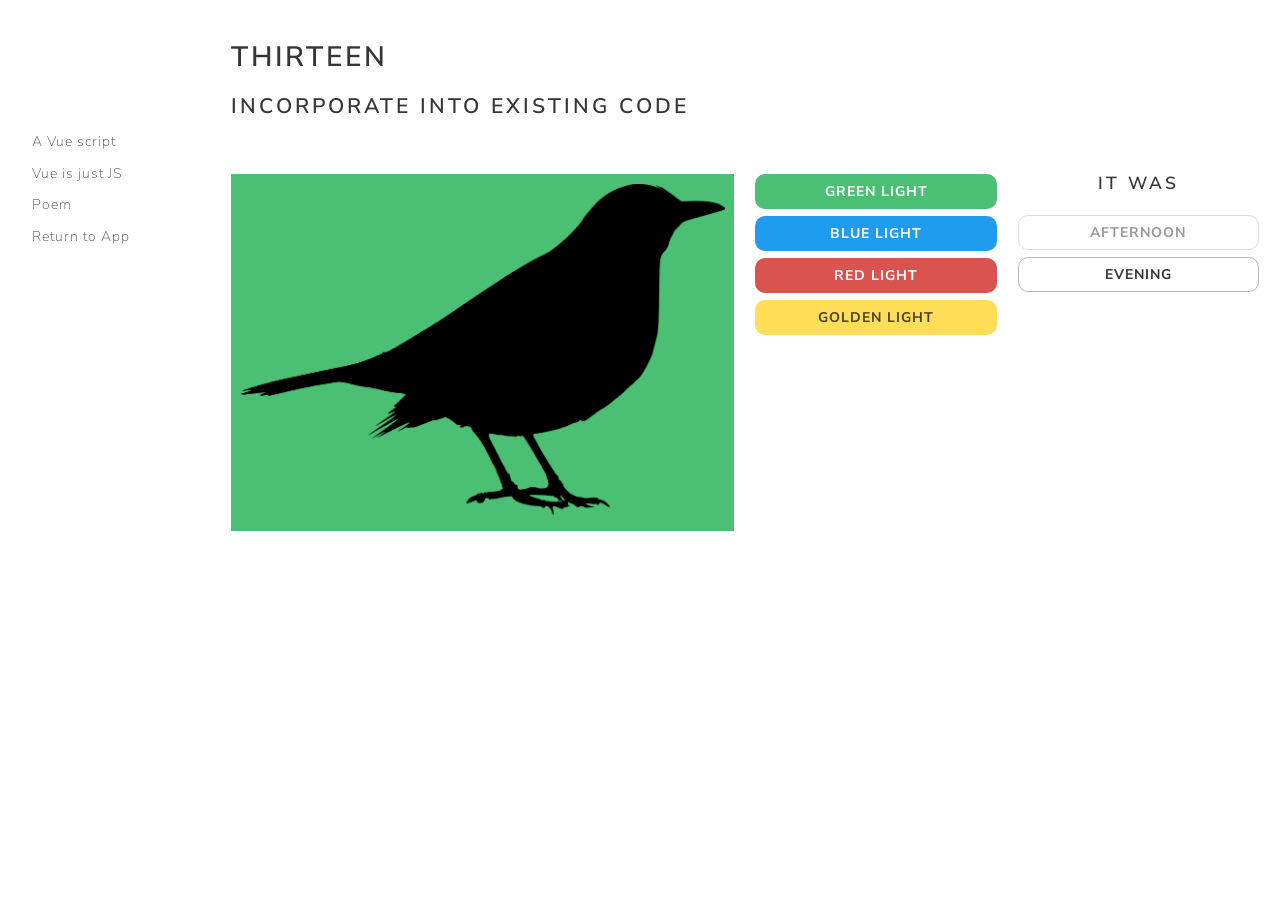
<file: index.html>
<!doctype html>

<html lang="en">

  <head>
    <meta charset="utf-8">
    <meta name="viewport"
          content="width=device-width, initial-scale=1">
    <title>Ways of Using Vue.js</title>
    <link rel="icon"
          href="./favicon.ico">
    <link rel="stylesheet"
          href="./css/bulmaswatch-lux.min.css">
    <link rel="stylesheet"
          href="./css/app.css">
  </head>

  <body>
    <div class="section">
      <div class="columns">
        <div class="column is-2 side">
          <aside class="menu">
            <ul class="menu-list">
              <li>
                <a onclick="show('app')">A Vue script</a>
              </li>
              <li>
                <a onclick="show('vue-is-just-js')">Vue is just JS</a>
              </li>
              <li>
                <a onclick="show('poem')">Poem</a>
              </li>
              <li>
                <a href="http://gwvt.gitlab.io/thirteen-vue-spa">Return to App</a>
              </li>
            </ul>
          </aside>
        </div>
        <div class="column is-10">
          <div class="page-header">
            <h3 class="title is-3">
                Thirteen
            </h3>
            <h4 class="title is-4">
              Incorporate into existing code
            </h4>
          </div>
          <div id="app" class="main"> <!-- ∆1-->
            <div class="columns">
              <div class="column is-6">
                <div class="img-background">
                  <div class="img-wrapper"
                       v-bind:class="imgColor">
                    <img src="./img/blackbird.png"
                         alt="blackbird" />
                  </div>
                </div>
              </div>
              <div class="column is-3">
                <div class="button-wrapper"
                     v-for="color in colors"
                     v-bind:key="color.name">
                  <a class="button"
                     v-bind:class="`is-${color.name}`"
                     v-on:click="changeColor(color.name)">
                     {{ `${color.display} light` }}
                  </a>
                </div>
              </div>
              <div class="column is-3 button-wrapper has-text-centered">
                <h5 class="title is-5">
                  It was
                </h5>
                <div class="button-wrapper">
                  <a class="button"
                     v-on:click="toggleFaded"
                     :disabled="!faded">
                     Afternoon
                  </a>
                </div>
                <div class="button-wrapper">
                  <a class="button"
                     v-on:click="toggleFaded"
                     :disabled="faded">
                     Evening
                  </a>
                </div>
              </div>
            </div>
          </div>
          <div id="vue-is-just-js" class="main">
            <video controls
                   muted
                   src="./video/vue-is-just-js.mp4"
                   width="700">
            </video>
          </div>
          <div id="poem" class="main">
            <div class="columns">
              <div class="column is-4 is-offset-2">
                <h3 class="title is-3">
                  Thirteen Ways of Looking at a Blackbird
                </h3>
                <h4 class="title is-4">
                  Wallace Stevens
                </h4>
                <p>
                  <strong>
                    I
                  </strong>
                </p>
                <p>
                  Among twenty snowy mountains,
                </p>
                <p>
                  The only moving thing
                </p>
                <p>
                  Was the eye of the blackbird.
                </p>
                <br />
                <p>
                  <strong>
                    II
                  </strong>
                </p>
                <p>
                  I was of three minds,
                </p>
                <p>
                  Like a tree
                </p>
                <p>
                  In which there are three blackbirds.
                </p>
                <br />
                <p>
                  <strong>
                    III
                  </strong>
                </p>
                <p>
                  The blackbird whirled in the autumn winds.
                </p>
                <p>
                  It was a small part of the pantomime.
                </p>
                <br />
                <p>
                  <strong>
                    IV
                  </strong>
                </p>
                <p>
                  A man and a woman
                </p>
                <p>
                  Are one.
                </p>
                <p>
                  A man and a woman and a blackbird
                </p>
                <p>
                  Are one.
                </p>
                <br />
                <p>
                  <strong>
                    V
                  </strong>
                </p>
                <p>
                  I do not know which to prefer,
                </p>
                <p>
                  The beauty of inflections
                </p>
                <p>
                  Or the beauty of innuendoes,
                </p>
                <p>
                  The blackbird whistling
                </p>
                <p>
                  Or just after.
                </p>
                <br />
                <p>
                  <strong>
                    VI
                  </strong>
                </p>
                <p>
                  Icicles filled the long window
                </p>
                <p>
                  With barbaric glass.
                </p>
                <p>
                  The shadow of the blackbird
                </p>
                <p>
                  Crossed it, to and fro.
                </p>
                <p>
                  The mood
                </p>
                <p>
                  Traced in the shadow
                </p>
                <p>
                  An indecipherable cause.
                </p>
                <br />
                <p>
                  <strong>
                    VII
                  </strong>
                </p>
                <p>
                  O thin men of Haddam,
                </p>
                <p>
                  Why do you imagine golden birds?</p>
                <p>
                  Do you not see how the blackbird
                </p>
                <p>
                  Walks around the feet
                </p>
                <p>
                  Of the women about you?</p>
                <br />
                <p>
                  <strong>
                    VIII
                  </strong>
                </p>
                <p>
                  I know noble accents
                </p>
                <p>
                  And lucid, inescapable rhythms;</p>
                <p>
                  But I know, too,
                </p>
                <p>
                  That the blackbird is involved
                </p>
                <p>
                  In what I know.
                </p>
                <br />
                <p>
                  <strong>
                    IX
                  </strong>
                </p>
                <p>
                  When the blackbird flew out of sight,
                </p>
                <p>
                  It marked the edge
                </p>
                <p>
                  Of one of many circles.
                </p>
                <br />
                <p>
                  <strong>
                    X
                  </strong>
                </p>
                <p>
                  At the sight of blackbirds
                </p>
                <p>
                  Flying in a green light,
                </p>
                <p>
                  Even the bawds of euphony
                </p>
                <p>
                  Would cry out sharply.
                </p>
                <br />
                <p>
                  <strong>
                    XI
                  </strong>
                </p>
                <p>
                  He rode over Connecticut
                </p>
                <p>
                  In a glass coach.
                </p>
                <p>
                  Once, a fear pierced him,
                </p>
                <p>
                  In that he mistook
                </p>
                <p>
                  The shadow of his equipage
                </p>
                <p>
                  For blackbirds.
                </p>
                <br />
                <p>
                  <strong>
                    XII
                  </strong>
                </p>
                <p>
                  The river is moving.
                </p>
                <p>
                  The blackbird must be flying.
                </p>
                <br />
                <p>
                  <strong>
                    XIII
                  </strong>
                </p>
                <p>
                  It was evening all afternoon.
                </p>
                <p>
                  It was snowing
                </p>
                <p>
                  And it was going to snow.
                </p>
                <p>
                  The blackbird sat
                </p>
                <p>
                  In the cedar-limbs.
                </p>
                <br />
              </div>
            </div>
          </div>
        </div>
      </div>
    </div>
    <script src="./js/vue.js"></script>
    <script src="./js/app.js"></script>
    <script src="./js/main.js"></script>
  </body>
</html>
</file>
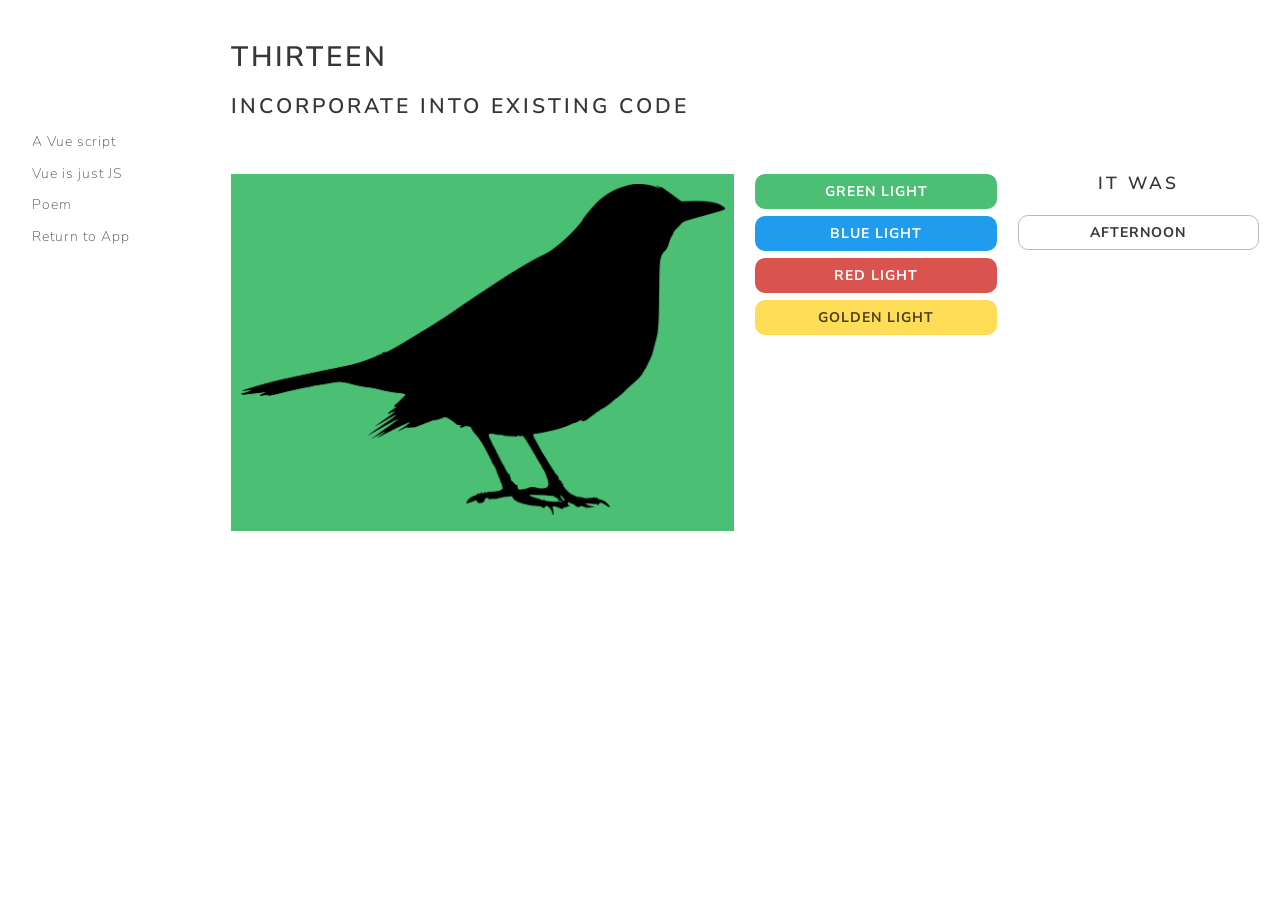
<file: docs/index.html>
<!doctype html>

<html lang="en">

  <head>
    <meta charset="utf-8">
    <meta name="viewport"
          content="width=device-width, initial-scale=1">
    <title>Ways of Using Vue.js</title>
    <link rel="icon"
          href="./favicon.ico">
    <link rel="stylesheet"
          href="./css/bulmaswatch-lux.min.css">
    <link rel="stylesheet"
          href="./css/app.css">
  </head>

  <body>
    <div class="section">
      <div class="columns">
        <div class="column is-2 side">
          <aside class="menu">
            <ul class="menu-list">
              <li>
                <a onclick="show('app')">A Vue script</a>
              </li>
              <li>
                <a onclick="show('vue-is-just-js')">Vue is just JS</a>
              </li>
              <li>
                <a onclick="show('poem')">Poem</a>
              </li>
              <li>
                <a href="https://gwvt.github.io/thirteen-vue-spa/">Return to App</a>
              </li>
            </ul>
          </aside>
        </div>
        <div class="column is-10">
          <div class="page-header">
            <h3 class="title is-3">
                Thirteen
            </h3>
            <h4 class="title is-4">
              Incorporate into existing code
            </h4>
          </div>
          <div id="app" class="main">
            <div class="columns">
              <div class="column is-6">
                <div class="img-background">
                  <div class="img-wrapper"
                       v-bind:class="imgColor">
                    <img src="./img/blackbird.png"
                         alt="blackbird" />
                  </div>
                </div>
              </div>
              <div class="column is-3">
                <div class="button-wrapper"
                     v-for="color in colors"
                     v-bind:key="color.name">
                  <a class="button"
                     v-bind:class="`is-${color.name}`"
                     v-on:click="changeColor(color.name)">
                     {{ `${color.display} light` }}
                  </a>
                </div>
              </div>
              <div class="column is-3 has-text-centered">
                <h5 class="title is-5">
                  It was
                </h5>
                <a class="button"
                   v-on:click="toggleFaded">
                   {{ fadedButtonDisplay }}
                </a>
              </div>
            </div>
          </div>
          <div id="vue-is-just-js" class="main">
            <video controls
                   muted
                   src="./video/vue-is-just-js.mp4"
                   width="700">
            </video>
          </div>
          <div id="poem" class="main">
            <div class="columns">
              <div class="column is-4 is-offset-4">
                <h3 class="title is-3">
                  Thirteen Ways of Looking at a Blackbird
                </h3>
                <h4 class="title is-4">
                  Wallace Stevens
                </h4>
                <p>
                  <strong>
                    I
                  </strong>
                </p>
                <p>
                  Among twenty snowy mountains,
                </p>
                <p>
                  The only moving thing
                </p>
                <p>
                  Was the eye of the blackbird.
                </p>
                <br />
                <p>
                  <strong>
                    II
                  </strong>
                </p>
                <p>
                  I was of three minds,
                </p>
                <p>
                  Like a tree
                </p>
                <p>
                  In which there are three blackbirds.
                </p>
                <br />
                <p>
                  <strong>
                    III
                  </strong>
                </p>
                <p>
                  The blackbird whirled in the autumn winds.
                </p>
                <p>
                  It was a small part of the pantomime.
                </p>
                <br />
                <p>
                  <strong>
                    IV
                  </strong>
                </p>
                <p>
                  A man and a woman
                </p>
                <p>
                  Are one.
                </p>
                <p>
                  A man and a woman and a blackbird
                </p>
                <p>
                  Are one.
                </p>
                <br />
                <p>
                  <strong>
                    V
                  </strong>
                </p>
                <p>
                  I do not know which to prefer,
                </p>
                <p>
                  The beauty of inflections
                </p>
                <p>
                  Or the beauty of innuendoes,
                </p>
                <p>
                  The blackbird whistling
                </p>
                <p>
                  Or just after.
                </p>
                <br />
                <p>
                  <strong>
                    VI
                  </strong>
                </p>
                <p>
                  Icicles filled the long window
                </p>
                <p>
                  With barbaric glass.
                </p>
                <p>
                  The shadow of the blackbird
                </p>
                <p>
                  Crossed it, to and fro.
                </p>
                <p>
                  The mood
                </p>
                <p>
                  Traced in the shadow
                </p>
                <p>
                  An indecipherable cause.
                </p>
                <br />
                <p>
                  <strong>
                    VII
                  </strong>
                </p>
                <p>
                  O thin men of Haddam,
                </p>
                <p>
                  Why do you imagine golden birds?</p>
                <p>
                  Do you not see how the blackbird
                </p>
                <p>
                  Walks around the feet
                </p>
                <p>
                  Of the women about you?</p>
                <br />
                <p>
                  <strong>
                    VIII
                  </strong>
                </p>
                <p>
                  I know noble accents
                </p>
                <p>
                  And lucid, inescapable rhythms;</p>
                <p>
                  But I know, too,
                </p>
                <p>
                  That the blackbird is involved
                </p>
                <p>
                  In what I know.
                </p>
                <br />
                <p>
                  <strong>
                    IX
                  </strong>
                </p>
                <p>
                  When the blackbird flew out of sight,
                </p>
                <p>
                  It marked the edge
                </p>
                <p>
                  Of one of many circles.
                </p>
                <br />
                <p>
                  <strong>
                    X
                  </strong>
                </p>
                <p>
                  At the sight of blackbirds
                </p>
                <p>
                  Flying in a green light,
                </p>
                <p>
                  Even the bawds of euphony
                </p>
                <p>
                  Would cry out sharply.
                </p>
                <br />
                <p>
                  <strong>
                    XI
                  </strong>
                </p>
                <p>
                  He rode over Connecticut
                </p>
                <p>
                  In a glass coach.
                </p>
                <p>
                  Once, a fear pierced him,
                </p>
                <p>
                  In that he mistook
                </p>
                <p>
                  The shadow of his equipage
                </p>
                <p>
                  For blackbirds.
                </p>
                <br />
                <p>
                  <strong>
                    XII
                  </strong>
                </p>
                <p>
                  The river is moving.
                </p>
                <p>
                  The blackbird must be flying.
                </p>
                <br />
                <p>
                  <strong>
                    XIII
                  </strong>
                </p>
                <p>
                  It was evening all afternoon.
                </p>
                <p>
                  It was snowing
                </p>
                <p>
                  And it was going to snow.
                </p>
                <p>
                  The blackbird sat
                </p>
                <p>
                  In the cedar-limbs.
                </p>
                <br />
              </div>
            </div>
          </div>
        </div>
      </div>
    </div>
    <script src="./js/vue.js"></script>
    <script src="./js/app.js"></script>
    <script src="./js/main.js"></script>
  </body>
</html>
</file>
<file: css/app.css>
strong {
  margin-bottom: 2rem;
}

.side {
  margin: 6rem 0 0 0;
}

.button {
  width: 100%;
}

.page-header {
  margin: 0 0 4rem 0;
}

.page-section {
  padding-bottom: 2rem;
}

.sub-heading {
  height: 4rem;
}

.vertical-repeating {
  margin-top: 1rem;
}

.narrow {
  width: 30%;
}

.button-wrapper {
  margin: 0 0 0.5rem 0;
}

.button {
  border-radius: 10px;
}

.img-background {
  background-color: gray;
}

.img-wrapper {
  padding: 0.7rem;
}

.faded {
  opacity: 0.4;
}
</file>
<file: docs/css/app.css>
strong {
  margin-bottom: 2rem;
}

.side {
  margin: 6rem 0 0 0;
}

.button {
  width: 100%;
}

.page-header {
  margin: 0 0 4rem 0;
}

.page-section {
  padding-bottom: 2rem;
}

.sub-heading {
  height: 4rem;
}

.vertical-repeating {
  margin-top: 1rem;
}

.narrow {
  width: 30%;
}

.button-wrapper {
  margin: 0 0 0.5rem 0;
}

.button {
  border-radius: 10px;
}

.img-background {
  background-color: gray;
}

.img-wrapper {
  padding: 0.7rem;
}

.faded {
  opacity: 0.4;
}
</file>
